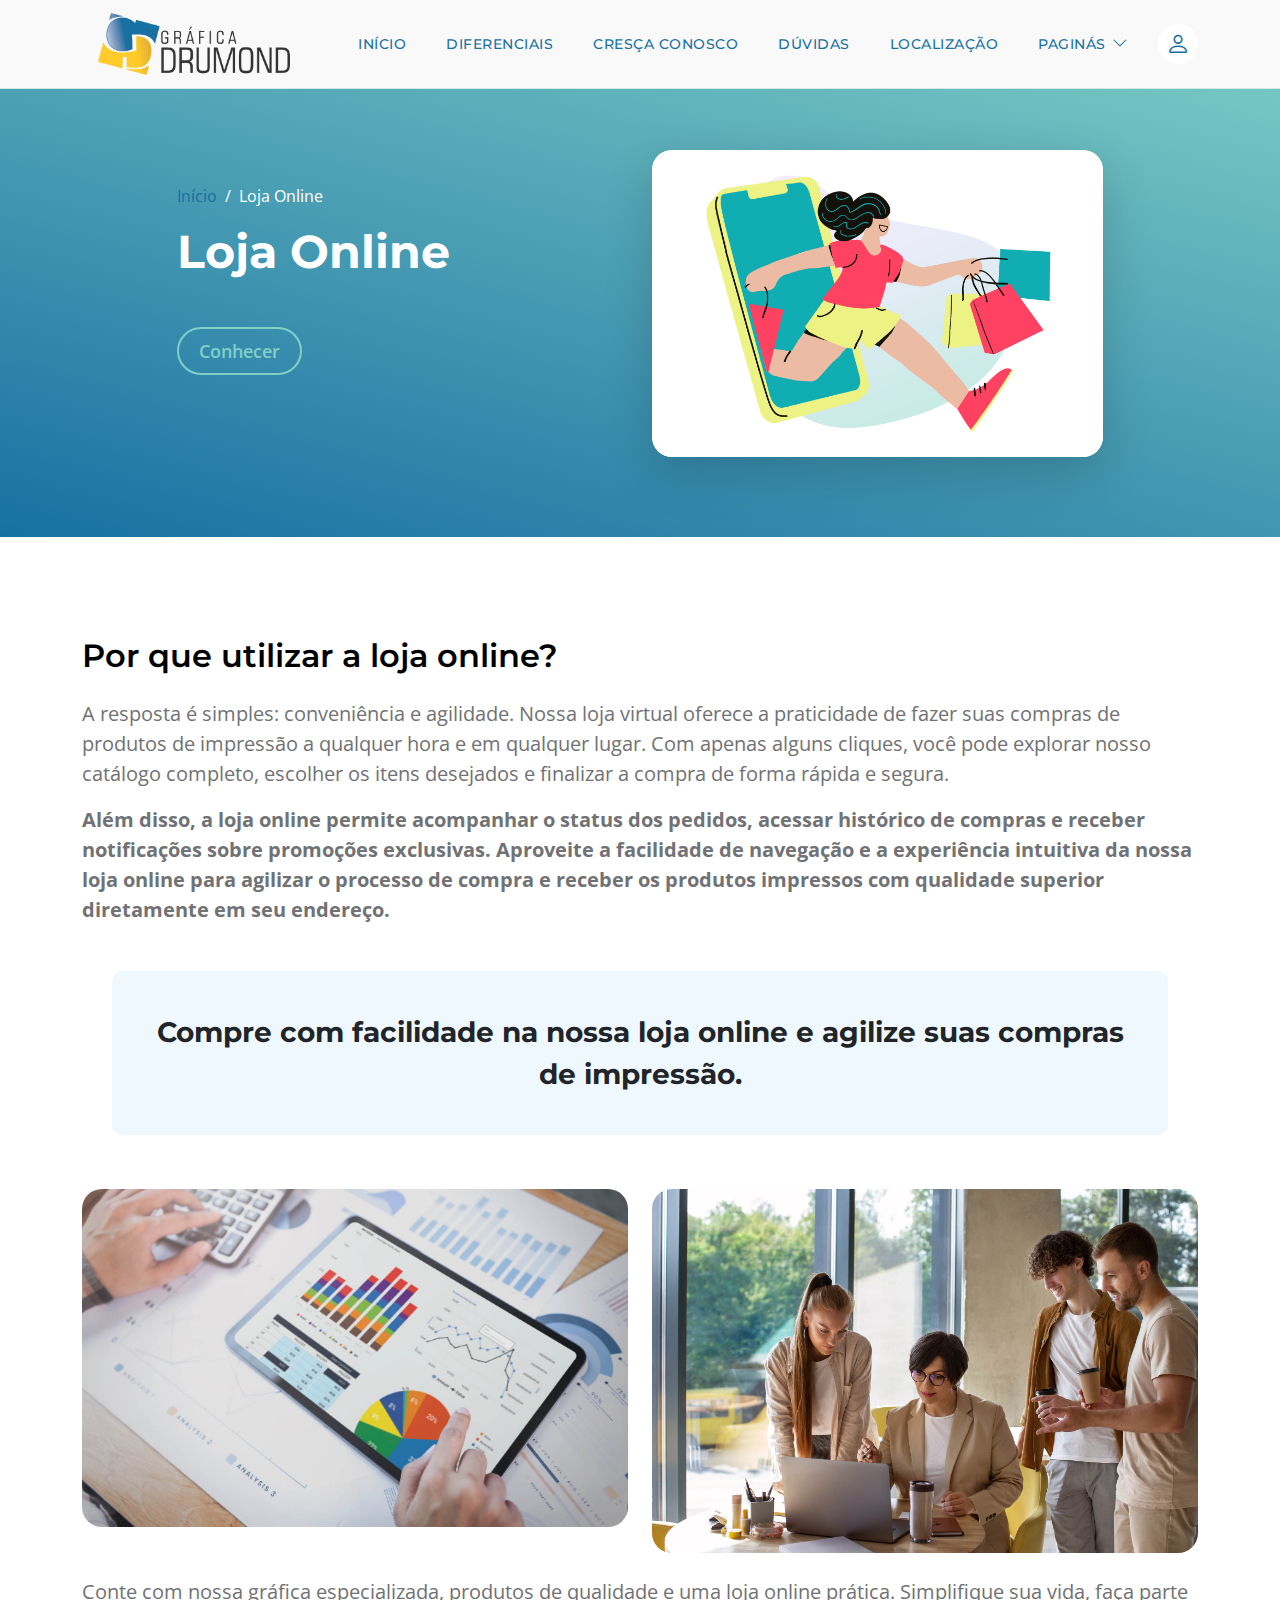
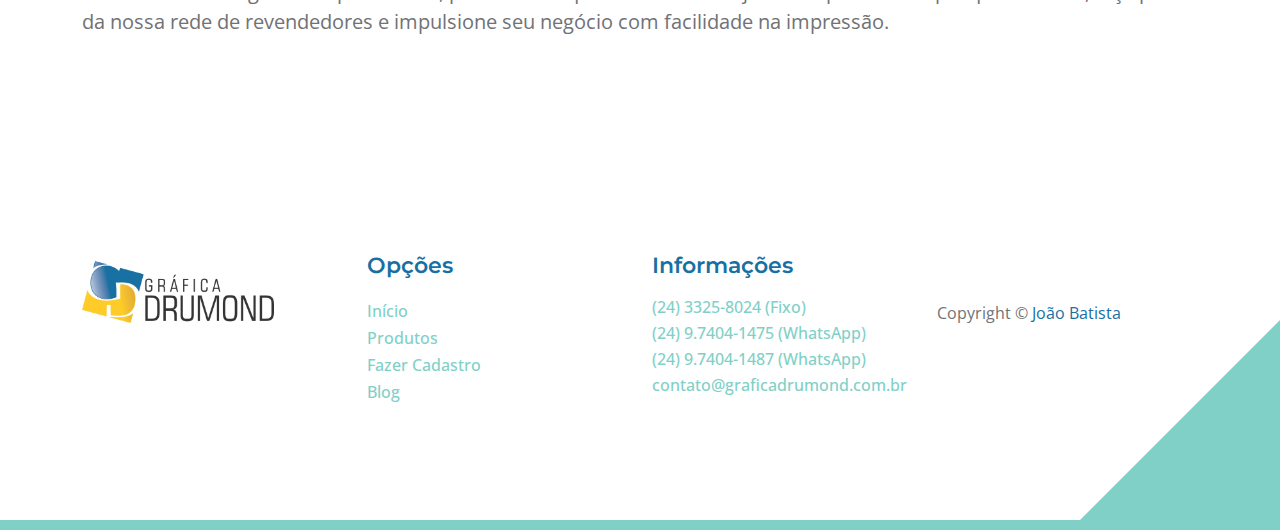
<file: templatemo_590_topic_listing/topics-detail.html>
<!doctype html>
<html lang="en">
    <head>
        <meta charset="utf-8">
        <meta name="viewport" content="width=device-width, initial-scale=1">

        <meta name="description" content="">
        <meta name="author" content="">

        <title>Topic Detail Page</title>

        <!-- CSS FILES -->        
        <link rel="preconnect" href="https://fonts.googleapis.com">
        
        <link rel="preconnect" href="https://fonts.gstatic.com" crossorigin>

        <link href="https://fonts.googleapis.com/css2?family=Montserrat:wght@500;600;700&family=Open+Sans&display=swap" rel="stylesheet">
                        
        <link href="css/bootstrap.min.css" rel="stylesheet">

        <link href="css/bootstrap-icons.css" rel="stylesheet">

        <link href="css/templatemo-topic-listing.css" rel="stylesheet">
<!--

TemplateMo 590 topic listing

https://templatemo.com/tm-590-topic-listing

-->
    </head>
    
    <body id="top">

        <main>

            <nav class="navbar navbar-expand-lg">
                <div class="container">
                    <a class="navbar-brand" href="index.html">
                        <a class="navbar-brand logo" style="margin: auto;" href="#">
                            <img class="logo-sistema" src="images/logosistema.png" alt="Logo Sistema">
                        </a>
                    </a>
    
                    <div class="d-lg-none ms-auto me-4">
                        <a href="#top" class="navbar-icon bi-person smoothscroll"></a>
                    </div>
    
                    <button class="navbar-toggler" type="button" data-bs-toggle="collapse" data-bs-target="#navbarNav"
                        aria-controls="navbarNav" aria-expanded="false" aria-label="Toggle navigation">
                        <span class="navbar-toggler-icon"></span>
                    </button>
    
                    <div class="collapse navbar-collapse" id="navbarNav">
                        <ul class="navbar-nav ms-lg-5 me-lg-auto">
                            <li class="nav-item">
                                <a class="nav-link click-scroll" href="index.html">Início</a>
                            </li>
    
                            <li class="nav-item">
                                <a class="nav-link click-scroll" href="index.html#section_2">Diferenciais</a>
                            </li>
    
                            <li class="nav-item">
                                <a class="nav-link click-scroll" href="index.html#section_3">Cresça conosco</a>
                            </li>
    
                            <li class="nav-item">
                                <a class="nav-link click-scroll" href="index.html#section_4">Dúvidas</a>
                            </li>
    
                            <li class="nav-item">
                                <a class="nav-link click-scroll" href="index.html#section_5">Localização</a>
                            </li>
    
                            <li class="nav-item dropdown">
                                <a class="nav-link dropdown-toggle" href="#" id="navbarLightDropdownMenuLink" role="button"
                                    data-bs-toggle="dropdown" aria-expanded="false">Paginás</a>
    
                                <ul class="dropdown-menu dropdown-menu-light" aria-labelledby="navbarLightDropdownMenuLink">
                                    <li><a class="dropdown-item" href="topics-listing.html">Blog</a></li>
    
                                    <li><a class="dropdown-item" href="https://edrumond.boravender.online">Loja Online</a>
                                    </li>
                                </ul>
                            </li>
                        </ul>
    
                        <div class="d-none d-lg-block">
                            <a href="https://edrumond.boravender.online/cliente/cadastrar"
                                class="navbar-icon bi-person smoothscroll"></a>
                        </div>
                    </div>
                </div>
            </nav>
            

            <header class="site-header d-flex flex-column justify-content-center align-items-center">
                <div class="container">
                    <div class="row justify-content-center align-items-center">

                        <div class="col-lg-5 col-12 mb-5">
                            <nav aria-label="breadcrumb">
                                <ol class="breadcrumb">
                                    <li class="breadcrumb-item"><a href="index.html">Início</a></li>

                                    <li class="breadcrumb-item active" aria-current="page">Loja Online</li>
                                </ol>
                            </nav>

                            <h2 class="text-white">Loja Online</h2>

                            <div class="d-flex align-items-center mt-5">
                                <a href="https://edrumond.boravender.online/" class="btn custom-btn custom-border-btn smoothscroll me-4">Conhecer</a>

                            </div>
                        </div>

                        <div class="col-lg-5 col-12">
                            <div class="topics-detail-block bg-white shadow-lg">
                                <img src="images/topics/undraw_Remote_design_team_re_urdx.png" class="topics-detail-block-image img-fluid">
                            </div>
                        </div>

                    </div>
                </div>
            </header>


            <section class="topics-detail-section section-padding" id="topics-detail">
                <div class="container">
                    <div class="row">

                        <div class="col-lg-8 col-12 m-auto">
                            <h3 class="mb-4">Por que utilizar a loja online?</h3>

                            <p>A resposta é simples: conveniência e agilidade. Nossa loja virtual oferece a praticidade de fazer suas compras de produtos de impressão a qualquer hora e em qualquer lugar. Com apenas alguns cliques, você pode explorar nosso catálogo completo, escolher os itens desejados e finalizar a compra de forma rápida e segura.</p>

                            <p><strong>Além disso, a loja online permite acompanhar o status dos pedidos, acessar histórico de compras e receber notificações sobre promoções exclusivas. Aproveite a facilidade de navegação e a experiência intuitiva da nossa loja online para agilizar o processo de compra e receber os produtos impressos com qualidade superior diretamente em seu endereço.</p>

                            <blockquote>
                                Compre com facilidade na nossa loja online e agilize suas compras de impressão.
                            </blockquote>

                            <div class="row my-4">
                                <div class="col-lg-6 col-md-6 col-12">
                                    <img src="images/businesswoman-using-tablet-analysis.jpg" class="topics-detail-block-image img-fluid">
                                </div>

                                <div class="col-lg-6 col-md-6 col-12 mt-4 mt-lg-0 mt-md-0">
                                    <img src="images/colleagues-working-cozy-office-medium-shot.jpg" class="topics-detail-block-image img-fluid">
                                </div>
                            </div>

                            <p>Conte com nossa gráfica especializada, produtos de qualidade e uma loja online prática. Simplifique sua vida, faça parte da nossa rede de revendedores e impulsione seu negócio com facilidade na impressão.</p>
                        </div>

                    </div>
                </div>
            </section>


        </main>
		
        <footer class="site-footer section-padding">
            <div class="container">
                <div class="row">
    
                    <div class="col-lg-3 col-12 mb-4 pb-2">
                        <a class="navbar-brand mb-2" href="index.html">
                            <a class="navbar-brand logo" style="margin: auto;" href="#">
                                <img class="logo-sistema" src="images/logosistema.png" alt="Logo Sistema">
                            </a>
                        </a>
                    </div>
    
                    <div class="col-lg-3 col-md-4 col-6">
                        <h6 class="site-footer-title mb-3">Opções</h6>
    
                        <ul class="site-footer-links">
                            <li class="site-footer-link-item">
                                <a href="#" class="site-footer-link">Início</a>
                            </li>
    
                            <li class="site-footer-link-item">
                                <a href="https://edrumond.boravender.online/" class="site-footer-link">Produtos</a>
                            </li>
    
                            <li class="site-footer-link-item">
                                <a href="https://edrumond.boravender.online/cliente/cadastrar" class="site-footer-link">Fazer Cadastro</a>
                            </li>
    
                            <li class="site-footer-link-item">
                                <a href="topics-listing.html" class="site-footer-link">Blog</a>
                            </li>
                        </ul>
                    </div>
    
                    <div class="col-lg-3 col-md-4 col-6 mb-4 mb-lg-0">
                        <h6 class="site-footer-title mb-3">Informações</h6>
    
                        <p class="text-white d-flex mb-1">
                            <a href="tel: 24-3325-8024" class="site-footer-link">
                                (24) 3325-8024 (Fixo)
                            </a>
                        </p>
                        <p class="text-white d-flex mb-1">
                            <a href="https://api.whatsapp.com/send?phone=5524974041475" class="site-footer-link">
                                (24) 9.7404-1475 (WhatsApp)
                            </a>
                        </p>
                        <p class="text-white d-flex mb-1">
                            <a href="https://api.whatsapp.com/send?phone=5524992410722" class="site-footer-link">
                                (24) 9.7404-1487 (WhatsApp)
                            </a>
                        </p>
    
                        <p class="text-white d-flex">
                            <a href="mailto:contato@graficadrumond.com.br" class="site-footer-link">
                                contato@graficadrumond.com.br
                            </a>
                        </p>
                    </div>
    
                    <div class="col-lg-3 col-md-4 col-12 mt-4 mt-lg-0 ms-auto">
    
                        <p class="copyright-text mt-lg-5 mt-4">Copyright © <a href="https://api.whatsapp.com/send?phone=5531995340596&amp;text=Ol%C3%A1,%20vim%20pelo%20site%20da%20Grafica%20Drumond">João
                            Batista</a></p>
                            <br>
                        </p>
    
                    </div>
    
                </div>
            </div>
        </footer>

        <!-- JAVASCRIPT FILES -->
        <script src="js/jquery.min.js"></script>
        <script src="js/bootstrap.bundle.min.js"></script>
        <script src="js/jquery.sticky.js"></script>
        <script src="js/custom.js"></script>

    </body>
</html>
</file>
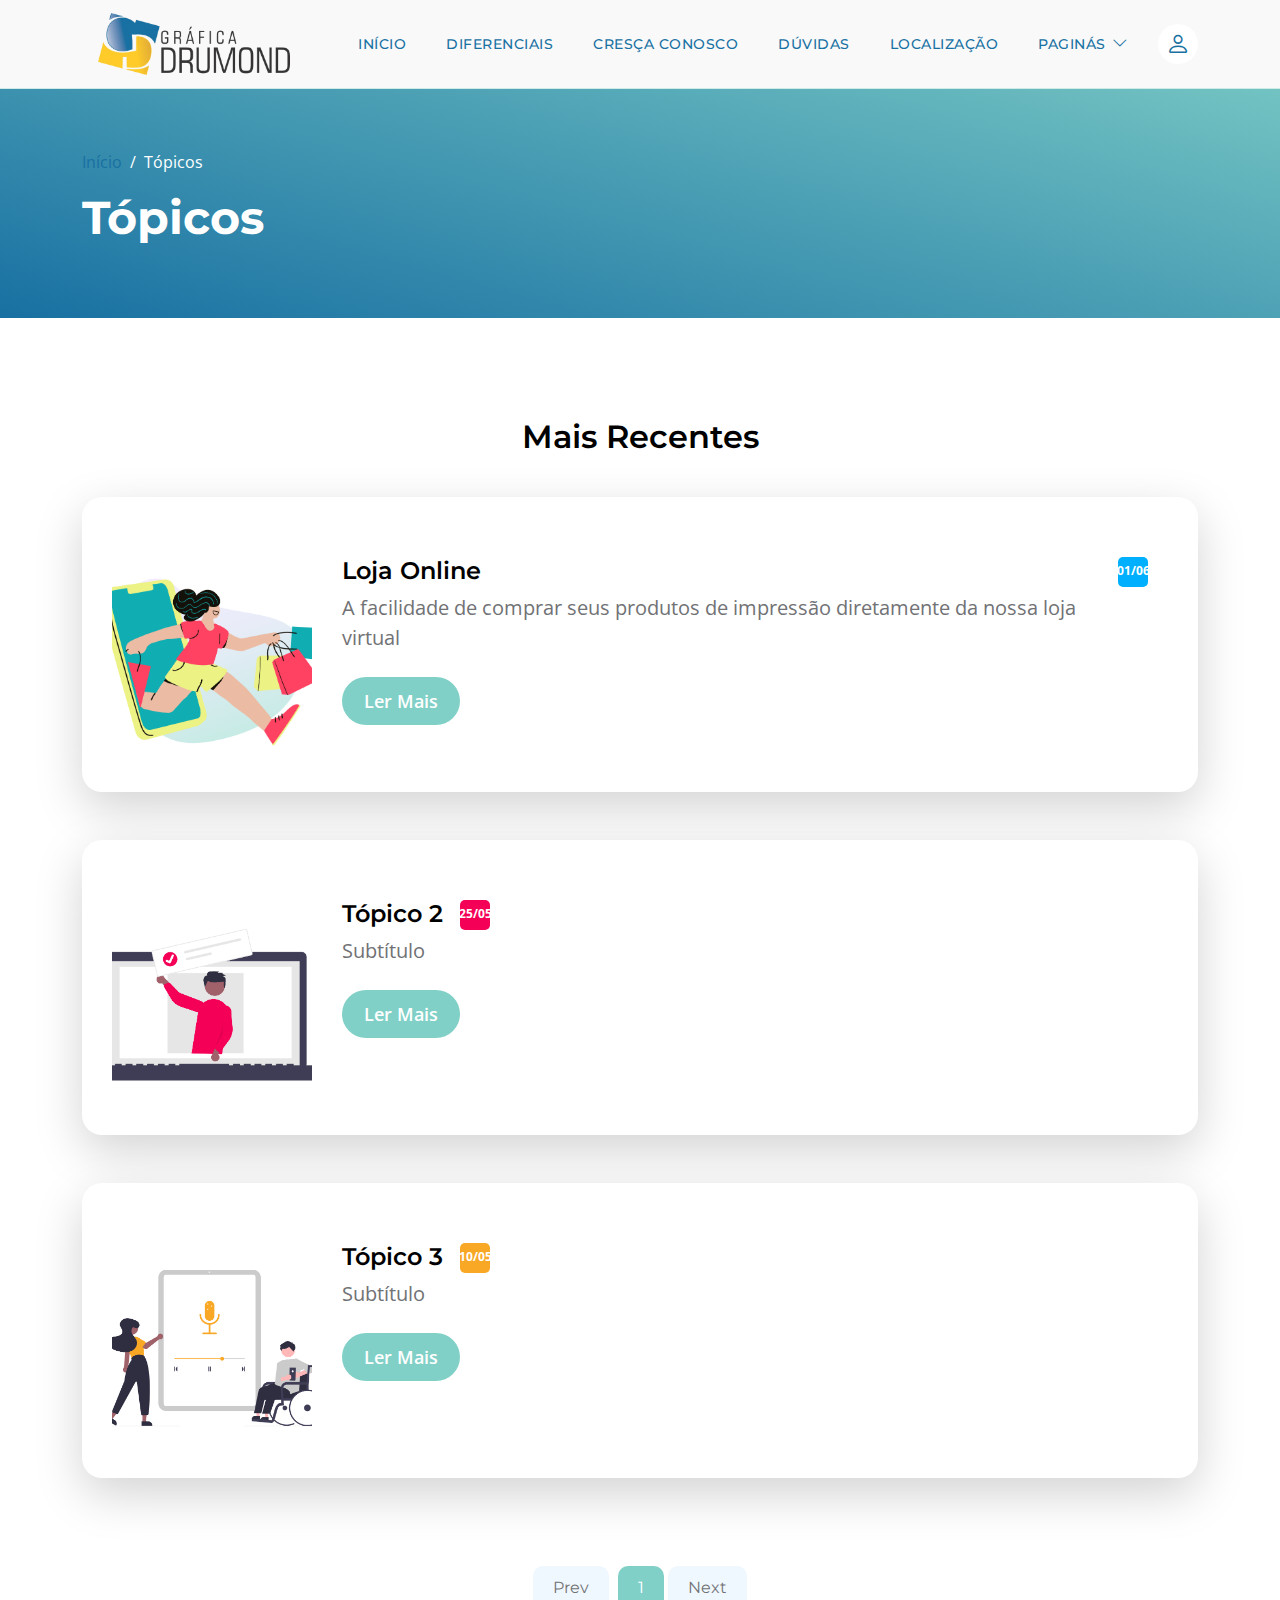
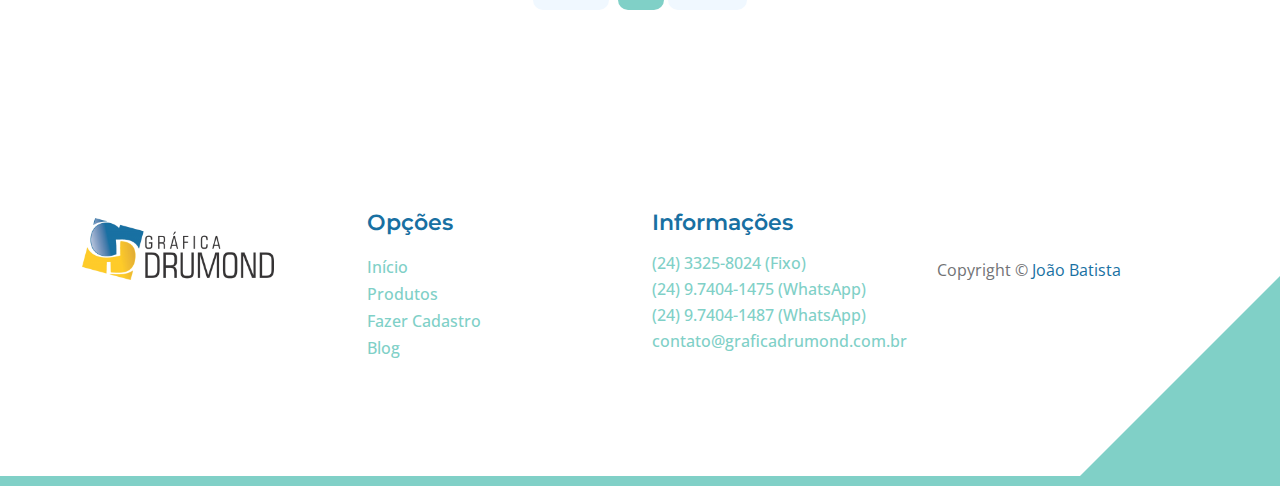
<file: templatemo_590_topic_listing/topics-listing.html>
<!doctype html>
<html lang="en">
    <head>
        <meta charset="utf-8">
        <meta name="viewport" content="width=device-width, initial-scale=1">

        <meta name="description" content="">
        <meta name="author" content="">

        <title>Blog | Gráfica Drumond</title>

        <!-- CSS FILES -->        
        <link rel="preconnect" href="https://fonts.googleapis.com">
        
        <link rel="preconnect" href="https://fonts.gstatic.com" crossorigin>

        <link href="https://fonts.googleapis.com/css2?family=Montserrat:wght@500;600;700&family=Open+Sans&display=swap" rel="stylesheet">
                        
        <link href="css/bootstrap.min.css" rel="stylesheet">

        <link href="css/bootstrap-icons.css" rel="stylesheet">

        <link href="css/templatemo-topic-listing.css" rel="stylesheet">
<!--

TemplateMo 590 topic listing

https://templatemo.com/tm-590-topic-listing

-->
    </head>
    
    <body class="topics-listing-page" id="top">

        <main>

            <nav class="navbar navbar-expand-lg">
                <div class="container">
                    <a class="navbar-brand" href="index.html">
                        <a class="navbar-brand logo" style="margin: auto;" href="#">
                            <img class="logo-sistema" src="images/logosistema.png" alt="Logo Sistema">
                        </a>
                    </a>
    
                    <div class="d-lg-none ms-auto me-4">
                        <a href="#top" class="navbar-icon bi-person smoothscroll"></a>
                    </div>
    
                    <button class="navbar-toggler" type="button" data-bs-toggle="collapse" data-bs-target="#navbarNav"
                        aria-controls="navbarNav" aria-expanded="false" aria-label="Toggle navigation">
                        <span class="navbar-toggler-icon"></span>
                    </button>
    
                    <div class="collapse navbar-collapse" id="navbarNav">
                        <ul class="navbar-nav ms-lg-5 me-lg-auto">
                            <li class="nav-item">
                                <a class="nav-link click-scroll" href="index.html">Início</a>
                            </li>
    
                            <li class="nav-item">
                                <a class="nav-link click-scroll" href="index.html#section_2">Diferenciais</a>
                            </li>
    
                            <li class="nav-item">
                                <a class="nav-link click-scroll" href="index.html#section_3">Cresça conosco</a>
                            </li>
    
                            <li class="nav-item">
                                <a class="nav-link click-scroll" href="index.html#section_4">Dúvidas</a>
                            </li>
    
                            <li class="nav-item">
                                <a class="nav-link click-scroll" href="index.html#section_5">Localização</a>
                            </li>
    
                            <li class="nav-item dropdown">
                                <a class="nav-link dropdown-toggle" href="#" id="navbarLightDropdownMenuLink" role="button"
                                    data-bs-toggle="dropdown" aria-expanded="false">Paginás</a>
    
                                <ul class="dropdown-menu dropdown-menu-light" aria-labelledby="navbarLightDropdownMenuLink">
                                    <li><a class="dropdown-item" href="topics-listing.html">Blog</a></li>
    
                                    <li><a class="dropdown-item" href="https://edrumond.boravender.online">Loja Online</a>
                                    </li>
                                </ul>
                            </li>
                        </ul>
    
                        <div class="d-none d-lg-block">
                            <a href="https://edrumond.boravender.online/cliente/cadastrar"
                                class="navbar-icon bi-person smoothscroll"></a>
                        </div>
                    </div>
                </div>
            </nav>


            <header class="site-header d-flex flex-column justify-content-center align-items-center">
                <div class="container">
                    <div class="row align-items-center">

                        <div class="col-lg-5 col-12">
                            <nav aria-label="breadcrumb">
                                <ol class="breadcrumb">
                                    <li class="breadcrumb-item"><a href="index.html">Início</a></li>

                                    <li class="breadcrumb-item active" aria-current="page">Tópicos</li>
                                </ol>
                            </nav>

                            <h2 class="text-white">Tópicos</h2>
                        </div>

                    </div>
                </div>
            </header>


            <section class="section-padding">
                <div class="container">
                    <div class="row">

                        <div class="col-lg-12 col-12 text-center">
                            <h3 class="mb-4">Mais Recentes</h3>
                        </div>

                        <div class="col-lg-8 col-12 mt-3 mx-auto">
                            <div class="custom-block custom-block-topics-listing bg-white shadow-lg mb-5">
                                <div class="d-flex">
                                    <img src="images/topics/undraw_Remote_design_team_re_urdx.png" class="custom-block-image img-fluid" alt="">

                                    <div class="custom-block-topics-listing-info d-flex">
                                        <div>
                                            <h5 class="mb-2">Loja Online</h5>

                                            <p class="mb-0">A facilidade de comprar seus produtos de impressão diretamente da nossa loja virtual</p>

                                            <a href="topics-detail.html" class="btn custom-btn mt-3 mt-lg-4">Ler Mais</a>
                                        </div>

                                        <span class="badge bg-design rounded-pill ms-auto">01/06</span>
                                    </div>
                                </div>
                            </div>

                            <div class="custom-block custom-block-topics-listing bg-white shadow-lg mb-5">
                                <div class="d-flex">
                                    <img src="images/topics/undraw_online_ad_re_ol62.png" class="custom-block-image img-fluid" alt="">

                                    <div class="custom-block-topics-listing-info d-flex">
                                        <div>
                                            <h5 class="mb-2">Tópico 2</h5>

                                            <p class="mb-0">Subtítulo</p>

                                            <a href="topics-detail.html" class="btn custom-btn mt-3 mt-lg-4">Ler Mais</a>
                                        </div>

                                        <span class="badge bg-advertising rounded-pill ms-auto">25/05</span>
                                    </div>
                                </div>
                            </div>

                            <div class="custom-block custom-block-topics-listing bg-white shadow-lg mb-5">
                                <div class="d-flex">
                                    <img src="images/topics/undraw_Podcast_audience_re_4i5q.png" class="custom-block-image img-fluid" alt="">

                                    <div class="custom-block-topics-listing-info d-flex">
                                        <div>
                                            <h5 class="mb-2">Tópico 3</h5>

                                            <p class="mb-0">Subtítulo</p>

                                            <a href="topics-detail.html" class="btn custom-btn mt-3 mt-lg-4">Ler Mais</a>
                                        </div>

                                        <span class="badge bg-music rounded-pill ms-auto">10/05</span>
                                    </div>
                                </div>
                            </div>
                        </div>

                        <div class="col-lg-12 col-12">
                            <nav aria-label="Page navigation example">
                                <ul class="pagination justify-content-center mb-0">
                                    <li class="page-item">
                                        <a class="page-link" href="#" aria-label="Previous">
                                            <span aria-hidden="true">Prev</span>
                                        </a>
                                    </li>

                                    <li class="page-item active" aria-current="page">
                                        <a class="page-link" href="#">1</a>
                                    </li>
                                    
                                    
                                    <li class="page-item">
                                        <a class="page-link" href="#" aria-label="Next">
                                            <span aria-hidden="true">Next</span>
                                        </a>
                                    </li>
                                </ul>
                            </nav>
                        </div>

                    </div>
                </div>
            </section>

            <footer class="site-footer section-padding">
                <div class="container">
                    <div class="row">
        
                        <div class="col-lg-3 col-12 mb-4 pb-2">
                            <a class="navbar-brand mb-2" href="index.html">
                                <a class="navbar-brand logo" style="margin: auto;" href="#">
                                    <img class="logo-sistema" src="images/logosistema.png" alt="Logo Sistema">
                                </a>
                            </a>
                        </div>
        
                        <div class="col-lg-3 col-md-4 col-6">
                            <h6 class="site-footer-title mb-3">Opções</h6>
        
                            <ul class="site-footer-links">
                                <li class="site-footer-link-item">
                                    <a href="#" class="site-footer-link">Início</a>
                                </li>
        
                                <li class="site-footer-link-item">
                                    <a href="https://edrumond.boravender.online/" class="site-footer-link">Produtos</a>
                                </li>
        
                                <li class="site-footer-link-item">
                                    <a href="https://edrumond.boravender.online/cliente/cadastrar" class="site-footer-link">Fazer Cadastro</a>
                                </li>
        
                                <li class="site-footer-link-item">
                                    <a href="topics-listing.html" class="site-footer-link">Blog</a>
                                </li>
                            </ul>
                        </div>
        
                        <div class="col-lg-3 col-md-4 col-6 mb-4 mb-lg-0">
                            <h6 class="site-footer-title mb-3">Informações</h6>
        
                            <p class="text-white d-flex mb-1">
                                <a href="tel: 24-3325-8024" class="site-footer-link">
                                    (24) 3325-8024 (Fixo)
                                </a>
                            </p>
                            <p class="text-white d-flex mb-1">
                                <a href="https://api.whatsapp.com/send?phone=5524974041475" class="site-footer-link">
                                    (24) 9.7404-1475 (WhatsApp)
                                </a>
                            </p>
                            <p class="text-white d-flex mb-1">
                                <a href="https://api.whatsapp.com/send?phone=5524992410722" class="site-footer-link">
                                    (24) 9.7404-1487 (WhatsApp)
                                </a>
                            </p>
        
                            <p class="text-white d-flex">
                                <a href="mailto:contato@graficadrumond.com.br" class="site-footer-link">
                                    contato@graficadrumond.com.br
                                </a>
                            </p>
                        </div>
        
                        <div class="col-lg-3 col-md-4 col-12 mt-4 mt-lg-0 ms-auto">
        
                            <p class="copyright-text mt-lg-5 mt-4">Copyright © <a href="https://api.whatsapp.com/send?phone=5531995340596&amp;text=Ol%C3%A1,%20vim%20pelo%20site%20da%20Grafica%20Drumond">João
                                Batista</a></p>
                                <br>
                            </p>
        
                        </div>
        
                    </div>
                </div>
            </footer>

        <!-- JAVASCRIPT FILES -->
        <script src="js/jquery.min.js"></script>
        <script src="js/bootstrap.bundle.min.js"></script>
        <script src="js/jquery.sticky.js"></script>
        <script src="js/custom.js"></script>

    </body>
</html>
</file>
<file: templatemo_590_topic_listing/css/templatemo-topic-listing.css>
/*

TemplateMo 590 topic listing

https://templatemo.com/tm-590-topic-listing

*/

/*---------------------------------------
  CUSTOM PROPERTIES ( VARIABLES )             
-----------------------------------------*/
:root {
  --white-color: #ffffff;
  --primary-color: #1870a2;
  --secondary-color: #80d0c7;
  --section-bg-color: #f0f8ff;
  --custom-btn-bg-color: #80d0c7;
  --custom-btn-bg-hover-color: #1870a2;
  --dark-color: #000000;
  --p-color: #717275;
  --border-color: #7fffd4;
  --link-hover-color: #1870a2;

  --body-font-family: 'Open Sans', sans-serif;
  --title-font-family: 'Montserrat', sans-serif;

  --h1-font-size: 58px;
  --h2-font-size: 46px;
  --h3-font-size: 32px;
  --h4-font-size: 28px;
  --h5-font-size: 24px;
  --h6-font-size: 22px;
  --p-font-size: 20px;
  --menu-font-size: 14px;
  --btn-font-size: 18px;
  --copyright-font-size: 16px;

  --border-radius-large: 100px;
  --border-radius-medium: 20px;
  --border-radius-small: 10px;

  --font-weight-normal: 400;
  --font-weight-medium: 500;
  --font-weight-semibold: 600;
  --font-weight-bold: 700;
}

body {
  background-color: var(--white-color);
  font-family: var(--body-font-family);
}


/*---------------------------------------
  TYPOGRAPHY               
-----------------------------------------*/

h2,
h3,
h4,
h5,
h6 {
  color: var(--dark-color);
}

h1,
h2,
h3,
h4,
h5,
h6 {
  font-family: var(--title-font-family);
  font-weight: var(--font-weight-semibold);
}

h1 {
  font-size: var(--h1-font-size);
  font-weight: var(--font-weight-bold);
}

h2 {
  font-size: var(--h2-font-size);
  font-weight: var(--font-weight-bold);
}

h3 {
  font-size: var(--h3-font-size);
}

h4 {
  font-size: var(--h4-font-size);
}

h5 {
  font-size: var(--h5-font-size);
}

h6 {
  color: var(--primary-color);
  font-size: var(--h6-font-size);
}

p {
  color: var(--p-color);
  font-size: var(--p-font-size);
  font-weight: var(--font-weight-normal);
}

ul li {
  color: var(--p-color);
  font-size: var(--p-font-size);
  font-weight: var(--font-weight-normal);
}

a,
button {
  touch-action: manipulation;
  transition: all 0.3s;
}

a {
  display: inline-block;
  color: var(--primary-color);
  text-decoration: none;
}

a:hover {
  color: var(--link-hover-color);
}

b,
strong {
  font-weight: var(--font-weight-bold);
}


/*---------------------------------------
  SECTION               
-----------------------------------------*/
.section-padding {
  padding-top: 100px;
  padding-bottom: 100px;
}

.section-bg {
  background-color: var(--section-bg-color);
}

.section-overlay {
  background-image: linear-gradient(15deg, #1870a2 0%, #80d0c7 100%);
  position: absolute;
  top: 0;
  left: 0;
  pointer-events: none;
  width: 100%;
  height: 100%;
  opacity: 0.85;
}

.section-overlay+.container {
  position: relative;
}

.tab-content {
  background-color: var(--white-color);
  border-radius: var(--border-radius-medium);
}

.nav-tabs {
  border-bottom: 1px solid #ecf3f2;
  margin-bottom: 40px;
  justify-content: center;
}

.nav-tabs .nav-link {
  border-radius: 0;
  border-top: 0;
  border-right: 0;
  border-left: 0;
  color: var(--p-color);
  font-family: var(--title-font-family);
  font-size: var(--btn-font-size);
  font-weight: var(--font-weight-medium);
  padding: 15px 25px;
  transition: all 0.3s;
}

.nav-tabs .nav-link:first-child {
  margin-right: 20px;
}

.nav-tabs .nav-item.show .nav-link,
.nav-tabs .nav-link.active,
.nav-tabs .nav-link:focus,
.nav-tabs .nav-link:hover {
  border-bottom-color: var(--primary-color);
  color: var(--primary-color);
}


/*---------------------------------------
  CUSTOM ICON COLOR               
-----------------------------------------*/
.custom-icon {
  color: var(--secondary-color);
}


/*---------------------------------------
  CUSTOM BUTTON               
-----------------------------------------*/
.custom-btn {
  background: var(--custom-btn-bg-color);
  border: 2px solid transparent;
  border-radius: var(--border-radius-large);
  color: var(--white-color);
  font-size: var(--btn-font-size);
  font-weight: var(--font-weight-semibold);
  line-height: normal;
  transition: all 0.3s;
  padding: 10px 20px;
}

.custom-btn:hover {
  background: var(--custom-btn-bg-hover-color);
  color: var(--white-color);
}

.custom-border-btn {
  background: transparent;
  border: 2px solid var(--custom-btn-bg-color);
  color: var(--custom-btn-bg-color);
}

.custom-border-btn:hover {
  background: var(--custom-btn-bg-color);
  border-color: transparent;
  color: var(--white-color);
}

.custom-btn-bg-white {
  border-color: var(--white-color);
  color: var(--white-color);
}


/*---------------------------------------
  SITE HEADER              
-----------------------------------------*/
.site-header {
  background-image: linear-gradient(15deg, #1870a2 0%, #80d0c7 100%);
  padding-top: 150px;
  padding-bottom: 80px;
}

.site-header .container {
  height: 100%;
}

.breadcrumb-item+.breadcrumb-item::before,
.breadcrumb-item a:hover,
.breadcrumb-item.active {
  color: var(--white-color);
}

.site-header .custom-icon {
  color: var(--white-color);
  font-size: var(--h4-font-size);
}

.site-header .custom-icon:hover {
  color: var(--secondary-color);
}


/*---------------------------------------
  NAVIGATION              
-----------------------------------------*/
.sticky-wrapper {
  position: absolute;
  top: 0;
  right: 0;
  left: 0;
}

.sticky-wrapper.is-sticky .navbar {
  background-color: var(--secondary-color);
}

.navbar {
  background: transparent;
  border-bottom: 1px solid rgba(128, 208, 199, 0.35);
  z-index: 9;
}

.navbar-brand,
.navbar-brand:hover {
  font-size: var(--h3-font-size);
  font-weight: var(--font-weight-bold);
  display: block;
}

.navbar-brand span {
  font-family: var(--title-font-family);
}

.navbar-expand-lg .navbar-nav .nav-link {
  border-radius: var(--border-radius-large);
  margin: 10px;
  padding: 10px;
}

.navbar-nav .nav-link {
  display: inline-block;
  color: #1871a3;
  font-family: var(--title-font-family);
  font-size: var(--menu-font-size);
  font-weight: var(--font-weight-medium);
  text-transform: uppercase;
  letter-spacing: 0.5px;
  position: relative;
  padding-top: 15px;
  padding-bottom: 15px;
}

.navbar-nav .nav-link.active,
.navbar-nav .nav-link:hover {
  color: #e6b035;
}

.navbar .dropdown-menu {
  background: var(--white-color);
  box-shadow: 0 1rem 3rem rgba(0, 0, 0, .175);
  border: 0;
  display: inherit;
  opacity: 0;
  min-width: 9rem;
  margin-top: 20px;
  padding: 13px 0 10px 0;
  transition: all 0.3s;
  pointer-events: none;
}

.navbar .dropdown-menu::before {
  content: "";
  width: 0;
  height: 0;
  border-left: 20px solid transparent;
  border-right: 20px solid transparent;
  border-bottom: 15px solid var(--white-color);
  position: absolute;
  top: -10px;
  left: 10px;
}

.navbar .dropdown-item {
  display: inline-block;
  color: var(--p-bg-color);
  font-family: var(--title-font-family);
  font-size: var(--menu-font-size);
  font-weight: var(--font-weight-medium);
  text-transform: uppercase;
  letter-spacing: 0.5px;
  position: relative;
}

.navbar .dropdown-item.active,
.navbar .dropdown-item:active,
.navbar .dropdown-item:focus,
.navbar .dropdown-item:hover {
  background: transparent;
  color: var(--primary-color);
}

.navbar .dropdown-toggle::after {
  content: "\f282";
  display: inline-block;
  font-family: bootstrap-icons !important;
  font-size: var(--copyright-font-size);
  font-style: normal;
  font-weight: normal !important;
  font-variant: normal;
  text-transform: none;
  line-height: 1;
  vertical-align: -.125em;
  -webkit-font-smoothing: antialiased;
  -moz-osx-font-smoothing: grayscale;
  position: relative;
  left: 2px;
  border: 0;
}

@media screen and (min-width: 992px) {
  .navbar .dropdown:hover .dropdown-menu {
    opacity: 1;
    margin-top: 0;
    pointer-events: auto;
  }
}

.navbar-icon {
  background: var(--white-color);
  border-radius: var(--border-radius-large);
  display: inline-block;
  font-size: var(--h5-font-size);
  width: 40px;
  height: 40px;
  line-height: 40px;
  text-align: center;
  transition: all 0.3s ease;
}

.navbar-icon:hover {
  background: var(--primary-color);
  color: var(--white-color);
}

.navbar-toggler {
  border: 0;
  padding: 0;
  cursor: pointer;
  margin: 0;
  width: 30px;
  height: 35px;
  outline: none;
}

.navbar-toggler:focus {
  outline: none;
  box-shadow: none;
}

.navbar-toggler[aria-expanded="true"] .navbar-toggler-icon {
  background: transparent;
}

.navbar-toggler[aria-expanded="true"] .navbar-toggler-icon:before,
.navbar-toggler[aria-expanded="true"] .navbar-toggler-icon:after {
  transition: top 300ms 50ms ease, -webkit-transform 300ms 350ms ease;
  transition: top 300ms 50ms ease, transform 300ms 350ms ease;
  transition: top 300ms 50ms ease, transform 300ms 350ms ease, -webkit-transform 300ms 350ms ease;
  top: 0;
}

.navbar-toggler[aria-expanded="true"] .navbar-toggler-icon:before {
  transform: rotate(45deg);
}

.navbar-toggler[aria-expanded="true"] .navbar-toggler-icon:after {
  transform: rotate(-45deg);
}

.navbar-toggler .navbar-toggler-icon {
  background: var(--white-color);
  transition: background 10ms 300ms ease;
  display: block;
  width: 30px;
  height: 2px;
  position: relative;
}

.navbar-toggler .navbar-toggler-icon:before,
.navbar-toggler .navbar-toggler-icon:after {
  transition: top 300ms 350ms ease, -webkit-transform 300ms 50ms ease;
  transition: top 300ms 350ms ease, transform 300ms 50ms ease;
  transition: top 300ms 350ms ease, transform 300ms 50ms ease, -webkit-transform 300ms 50ms ease;
  position: absolute;
  right: 0;
  left: 0;
  background: var(--white-color);
  width: 30px;
  height: 2px;
  content: '';
}

.navbar-toggler .navbar-toggler-icon::before {
  top: -8px;
}

.navbar-toggler .navbar-toggler-icon::after {
  top: 8px;
}


/*---------------------------------------
  HERO        
-----------------------------------------*/
.hero-section {
  background-image: linear-gradient(15deg, #1870a2 0%, #80d0c7 100%);
  position: relative;
  overflow: hidden;
  padding-top: 150px;
  padding-bottom: 150px;
}

.hero-section .input-group {
  background-color: var(--white-color);
  border-radius: var(--border-radius-large);
  padding: 10px 15px;
}

.hero-section .input-group-text {
  background-color: transparent;
  border: 0;
}

.hero-section input[type="search"] {
  border: 0;
  box-shadow: none;
  margin-bottom: 0;
  padding-left: 0;
}

.hero-section button[type="submit"] {
  background-color: var(--primary-color);
  border: 0;
  border-radius: var(--border-radius-large) !important;
  color: var(--white-color);
  max-width: 150px;
}


/*---------------------------------------
  TOPICS              
-----------------------------------------*/
.featured-section {
  background-color: var(--secondary-color);
  border-radius: 0 0 100px 100px;
  padding-bottom: 100px;
}

.featured-section .row {
  position: relative;
  bottom: 100px;
  margin-bottom: -100px;
}

.custom-block {
  border-radius: var(--border-radius-medium);
  position: relative;
  overflow: hidden;
  padding: 30px;
  transition: all 0.3s ease;
  height: 100%;
}

.custom-block:hover {
  background-color: var(--secondary-color);
  transform: translateY(-3px);
}

.custom-block>a {
  width: 100%;
}

.custom-block-image {
  display: block;
  width: 100%;
  height: 200px;
  object-fit: cover;
  margin-top: 35px;
}

.custom-block .rounded-pill {
  border-radius: 5px !important;
  display: flex;
  justify-content: center;
  text-align: center;
  width: 30px;
  height: 30px;
  line-height: 20px;
}

.custom-block-overlay {
  height: 100%;
  min-height: 350px;
  padding: 0;
}

.custom-block-overlay>a {
  height: 100%;
}

.custom-block-overlay .custom-block-image {
  border-radius: var(--border-radius-medium);
  display: block;
  height: 100%;
  margin-top: 0;
}

.custom-block-overlay-text {
  position: absolute;
  z-index: 2;
  top: 0;
  right: 0;
  left: 0;
  padding: 30px;
}

.social-share {
  position: absolute;
  bottom: 0;
  right: 0;
  left: 0;
  z-index: 2;
  padding: 20px 35px;
}

.social-share .bi-bookmark {
  color: var(--white-color);
  font-size: var(--h5-font-size);
}

.social-share .bi-bookmark:hover {
  color: var(--secondary-color);
}

.bg-design {
  background-color: #00B0FF;
}

.bg-graphic {
  background-color: #00BFA6;
}

.bg-advertising {
  background-color: #F50057;
}

.bg-finance {
  background-color: #536DFE;
}

.bg-music {
  background-color: #F9A826;
}

.bg-education {
  background-color: #00BFA6;
}


/*---------------------------------------
  TOPICS               
-----------------------------------------*/
.topics-detail-block {
  border-radius: var(--border-radius-medium);
  position: relative;
  overflow: hidden;
}

.topics-detail-block-image {
  display: block;
  border-radius: var(--border-radius-medium);
}

blockquote {
  background-color: var(--section-bg-color);
  border-radius: var(--border-radius-small);
  font-family: var(--title-font-family);
  font-size: var(--h4-font-size);
  font-weight: var(--font-weight-bold);
  display: inline-block;
  text-align: center;
  margin: 30px;
  padding: 40px;
}

.topics-listing-page .site-header {
  padding-bottom: 65px;
}

.custom-block-topics-listing-info {
  margin: 30px 20px 20px 30px;
}

.custom-block-topics-listing {
  height: inherit;
}

.custom-block-topics-listing .custom-block-image {
  width: 200px;
}


/*---------------------------------------
  PAGINATION              
-----------------------------------------*/
.pagination {
  margin-top: 40px;
}

.page-link {
  border: 0;
  border-radius: var(--border-radius-small);
  color: var(--p-color);
  font-family: var(--title-font-family);
  margin: 0 5px;
  padding: 10px 20px;
}

.page-link:hover,
.page-item:first-child .page-link:hover,
.page-item:last-child .page-link:hover {
  background-color: var(--secondary-color);
  color: var(--white-color);
}

.page-item:first-child .page-link {
  margin-right: 10px;
}

.page-item:first-child .page-link,
.page-item:last-child .page-link {
  background-color: var(--section-bg-color);
  border-radius: var(--border-radius-small);
}

.active>.page-link,
.page-link.active {
  background-color: var(--secondary-color);
  border-color: var(--secondary-color);
}


/*---------------------------------------
  TIMELINE              
-----------------------------------------*/
.timeline-section {
  background-image: url('../images/colleagues-working-cozy-office-medium-shot.jpg');
  background-repeat: no-repeat;
  background-position: center;
  background-size: cover;
  position: relative;
}

.timeline-container .vertical-scrollable-timeline {
  list-style-type: none;
  position: relative;
  padding-left: 0;
}

.timeline-container .vertical-scrollable-timeline .list-progress {
  width: 8px;
  height: 87%;
  background-color: var(--primary-color);
  position: absolute;
  left: 52px;
  top: 0;
  overflow: hidden;
}

.timeline-container .vertical-scrollable-timeline .list-progress .inner {
  position: absolute;
  right: 0;
  bottom: 0;
  height: 100%;
  background-color: var(--secondary-color);
  width: 100%;
}

.timeline-container .vertical-scrollable-timeline li {
  position: relative;
  padding: 20px 0px 65px 145px;
}

.timeline-container .vertical-scrollable-timeline li:last-child {
  padding-bottom: 0;
}

.timeline-container .vertical-scrollable-timeline li p {
  line-height: 40px;
}

.timeline-container .vertical-scrollable-timeline li p:last-child {
  margin-bottom: 0;
}

.timeline-container .vertical-scrollable-timeline li .icon-holder {
  position: absolute;
  left: 0;
  top: 0;
  width: 104px;
  height: 104px;
  display: flex;
  justify-content: center;
  align-items: center;
  background-color: var(--secondary-color);
  border-radius: 50%;
  z-index: 1;
  transition: 0.4s all;
}

.timeline-container .vertical-scrollable-timeline li .icon-holder::before {
  content: "";
  width: 80px;
  height: 80px;
  border: 4px solid #fff;
  position: absolute;
  background-color: var(--secondary-color);
  border-radius: 50%;
  z-index: -1;
  transition: 0.4s all;
}

.timeline-container .vertical-scrollable-timeline li .icon-holder i {
  font-size: 25px;
  color: var(--white-color);
}

.timeline-container .vertical-scrollable-timeline li::before {
  content: "";
  position: absolute;
  height: 100%;
  width: 8px;
  background-color: transparent;
  left: 52px;
  z-index: 0;
}

.timeline-container .vertical-scrollable-timeline li.active .icon-holder {
  background-color: var(--primary-color);
}

.timeline-container .vertical-scrollable-timeline li.active .icon-holder::before {
  background-color: var(--primary-color);
}


/*---------------------------------------
  FAQs              
-----------------------------------------*/
.faq-section .accordion-item {
  border: 0;
}

.faq-section .accordion-button {
  font-size: var(--h6-font-size);
  font-weight: var(--font-weight-semibold);
}

.faq-section .accordion-item:first-of-type .accordion-button {
  border-radius: var(--border-radius-large);
}

.faq-section .accordion-button:not(.collapsed) {
  border-radius: var(--border-radius-large);
  box-shadow: none;
  color: var(--primary-color);
}

.faq-section .accordion-body {
  color: var(--p-color);
  font-size: var(--btn-font-size);
  line-height: 40px;
}

/*---------------------------------------
  NEWSLETTER               
-----------------------------------------*/
.newsletter-image {
  border-radius: var(--border-radius-medium);
}


/*---------------------------------------
  CONTACT               
-----------------------------------------*/
.google-map {
  border-radius: var(--border-radius-medium);
}

.contact-form .form-floating>textarea {
  border-radius: var(--border-radius-medium);
  height: 150px;
}


/*---------------------------------------
  SUBSCRIBE FORM               
-----------------------------------------*/
.subscribe-form-wrap {
  padding: 50px;
}

.subscribe-form {
  width: 95%;
}


/*---------------------------------------
  CUSTOM FORM               
-----------------------------------------*/
.custom-form .form-control {
  border-radius: var(--border-radius-large);
  color: var(--p-color);
  margin-bottom: 24px;
  padding-top: 13px;
  padding-bottom: 13px;
  padding-left: 20px;
  outline: none;
}

.form-floating>label {
  padding-left: 20px;
}

.custom-form button[type="submit"] {
  background: var(--custom-btn-bg-color);
  border: none;
  border-radius: var(--border-radius-large);
  color: var(--white-color);
  font-family: var(--title-font-family);
  font-size: var(--p-font-size);
  font-weight: var(--font-weight-semibold);
  transition: all 0.3s;
  margin-bottom: 0;
}

.custom-form button[type="submit"]:hover,
.custom-form button[type="submit"]:focus {
  background: var(--custom-btn-bg-hover-color);
  border-color: transparent;
}


/*---------------------------------------
  SITE FOOTER              
-----------------------------------------*/
.site-footer {
  border-bottom: 10px solid var(--secondary-color);
  position: relative;
}

.site-footer::after {
  content: "";
  position: absolute;
  bottom: 0;
  right: 0;
  width: 0;
  height: 0;
  border-style: solid;
  border-width: 0 0 200px 200px;
  border-color: transparent transparent var(--secondary-color) transparent;
  pointer-events: none;
}

.site-footer-title {
  color: var(--primary-color);
}

.site-footer .dropdown-menu {
  padding: 0;
}

.site-footer .dropdown-item {
  color: var(--p-color);
  font-size: var(--menu-font-size);
  font-weight: var(--font-weight-medium);
  padding: 4px 18px;
}

.site-footer .dropdown-item:hover {
  background-color: transparent;
  color: var(--primary-color);
}

.site-footer .dropdown-menu li:first-child .dropdown-item {
  padding-top: 10px;
}

.site-footer .dropdown-menu li:last-child .dropdown-item {
  padding-bottom: 12px;
}

.site-footer .dropdown-toggle {
  background-color: var(--secondary-color);
  border-color: var(--white-color);
}

.site-footer .dropdown-toggle:hover {
  background-color: var(--primary-color);
  border-color: transparent;
}

.site-footer-links {
  padding-left: 0;
}

.site-footer-link-item {
  display: block;
  list-style: none;
  line-height: normal;
}

.site-footer-link {
  color: var(--secondary-color);
  font-size: var(--copyright-font-size);
  font-weight: var(--font-weight-medium);
  line-height: normal;
}

.copyright-text {
  font-size: var(--copyright-font-size);
}


/*---------------------------------------
  SOCIAL ICON               
-----------------------------------------*/
.social-icon {
  margin: 0;
  padding: 0;
}

.social-icon-item {
  list-style: none;
  display: inline-block;
  vertical-align: top;
}

.social-icon-link {
  background: var(--secondary-color);
  border-radius: var(--border-radius-large);
  color: var(--white-color);
  font-size: var(--copyright-font-size);
  display: block;
  margin-right: 10px;
  text-align: center;
  width: 35px;
  height: 35px;
  line-height: 36px;
  transition: background 0.2s, color 0.2s;
}

.social-icon-link:hover {
  background: var(--primary-color);
  color: var(--white-color);
}


/*---------------------------------------
  RESPONSIVE STYLES               
-----------------------------------------*/
@media screen and (max-width: 991px) {
  h1 {
    font-size: 48px;
  }

  h2 {
    font-size: 36px;
  }

  h3 {
    font-size: 32px;
  }

  h4 {
    font-size: 28px;
  }

  h5 {
    font-size: 20px;
  }

  h6 {
    font-size: 18px;
  }

  .section-padding {
    padding-top: 50px;
    padding-bottom: 50px;
  }

  .navbar {
    background-color: var(--secondary-color);
  }

  .navbar-nav .dropdown-menu {
    position: relative;
    left: 10px;
    opacity: 1;
    pointer-events: auto;
    max-width: 155px;
    margin-top: 10px;
    margin-bottom: 15px;
  }

  .navbar-expand-lg .navbar-nav {
    padding-bottom: 20px;
  }

  .navbar-expand-lg .navbar-nav .nav-link {
    padding: 0;
  }

  .nav-tabs .nav-link:first-child {
    margin-right: 5px;
  }

  .nav-tabs .nav-link {
    font-size: var(--copyright-font-size);
    padding: 10px;
  }

  .featured-section {
    border-radius: 0 0 80px 80px;
    padding-bottom: 50px;
  }

  .custom-block-topics-listing .custom-block-image {
    width: auto;
  }

  .custom-block-topics-listing>.d-flex,
  .custom-block-topics-listing-info,
  .custom-block-topics-listing a {
    flex-direction: column;
  }

  .timeline-container .vertical-scrollable-timeline .list-progress {
    height: 75%;
  }

  .timeline-container .vertical-scrollable-timeline li {
    padding-left: 135px;
  }

  .subscribe-form-wrap {
    padding-top: 30px;
    padding-bottom: 0;
  }
}

@media screen and (max-width: 480px) {
  h1 {
    font-size: 36px;
  }

  h2 {
    font-size: 28px;
  }

  h3 {
    font-size: 26px;
  }

  h4 {
    font-size: 22px;
  }

  h5 {
    font-size: 20px;
  }
}


/*Alterações aplicadas*/

img.logo-sistema {
  width: 12rem;
  height: auto;
}

nav.navbar.navbar-expand-lg {
  background-color: #f9f9f9 !important;
}

h6.text-center {
  text-shadow: 0 0 4px rgb(255 255 255 / 35%);
}

div#carouselExampleIndicators {
  box-shadow: 0 1rem 3rem rgba(0, 0, 0, .175) !important;
}

.col-lg-8.col-12.mx-auto div#carouselExampleIndicators .carousel-inner {
  border-radius: 1.5rem!important;
}
</file>
